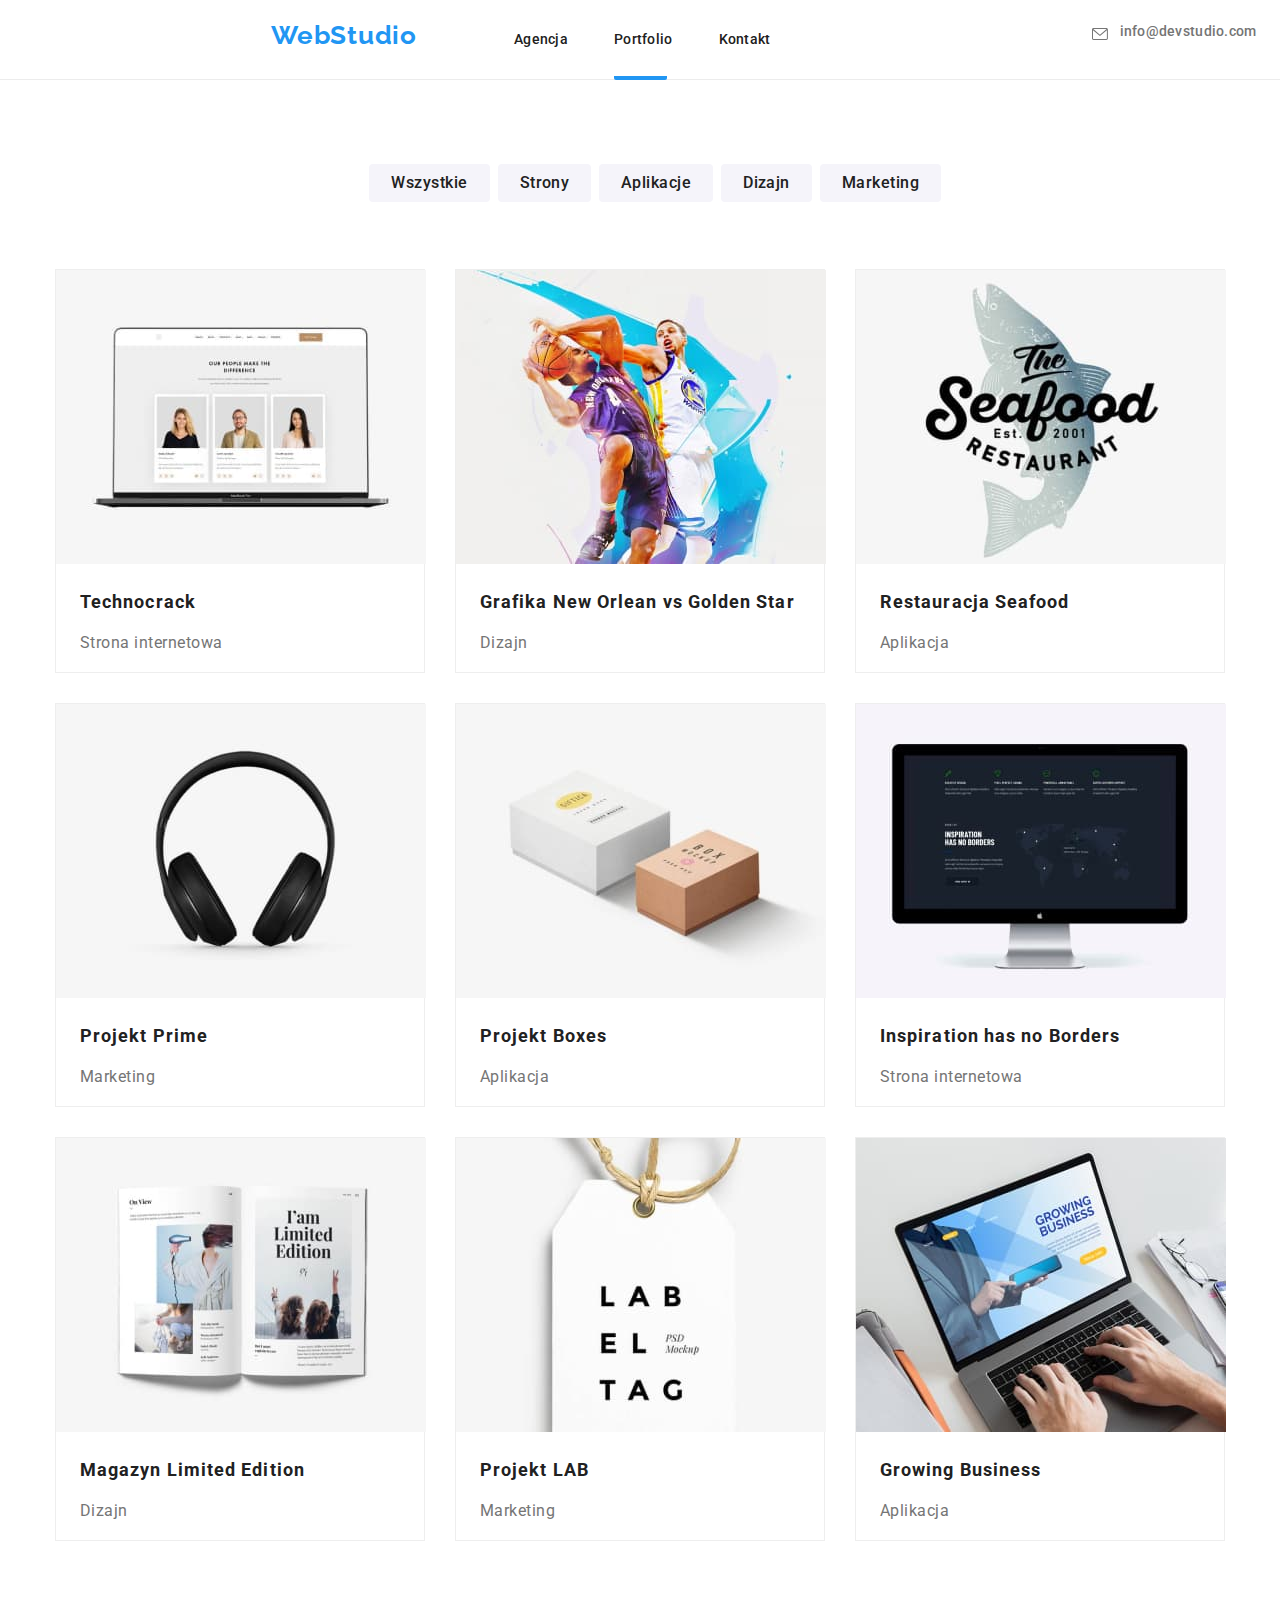
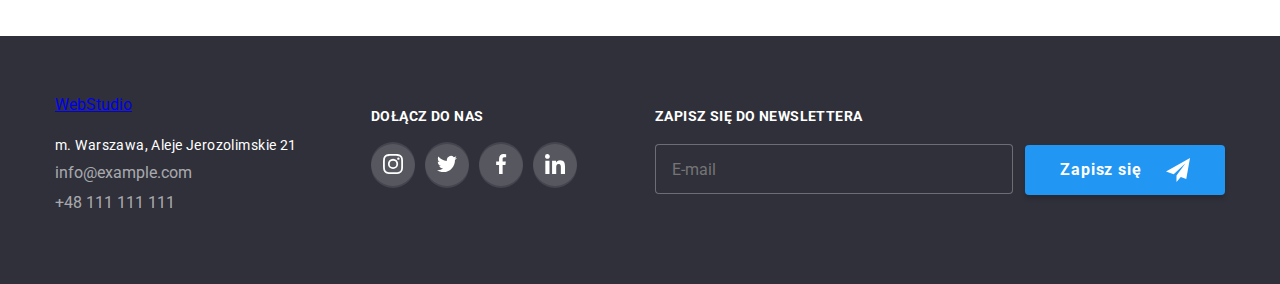
<file: portfolio.html>
<!DOCTYPE html>
<html lang="en">
  <head>
    <meta charset="UTF-8" />
    <meta http-equiv="X-UA-Compatible" content="IE=edge" />
    <meta name="viewport" content="width=device-width, initial-scale=1.0" />

    <link rel="preconnect" href="https://fonts.googleapis.com" />
    <link rel="preconnect" href="https://fonts.gstatic.com" crossorigin />
    <link
      href="https://fonts.googleapis.com/css2?family=Raleway:wght@700&family=Roboto:wght@400;500;700;900&display=swap"
      rel="stylesheet"
    />
    <link
      rel="stylesheet"
      href="https://cdnjs.cloudflare.com/ajax/libs/modern-normalize/1.0.0/modern-normalize.min.css"
    />

    <link rel="stylesheet" href="./css/style.css" />

    <title>Portfolio</title>
  </head>

  <body>
    <header class="header">
      <div class="container">
        <a href="./index.html" class="logo">
          <span class="logo__color1">Web</span
          ><span class="logo__color2">Studio</span></a
        >
        <nav class="menu_nav">
          <ul class="navigation">
            <li>
              <a
                href="./index.html"
                class="navigation__agencja"
                >Agencja</a
              >
            </li>

            <li>
              <a
                href="./portfolio.html"
                class="navigation__portfolio active__link"
                >Portfolio</a
              >
            </li>

            <li><a href="#" class="navigation__kontakt ">Kontakt</a></li>
          </ul>
        </nav>

        <ul class="contact">
           <li class=" e-mail contact__link">
              <a href="mailto:info@devstudio.com " class="contact__link icons__header ">
                <svg
                  class="icon-envelope"
                  width="20"
                  height="20"
                  viewBox="0 0 40 50"
                  x="192"
                  y="0"
                >
                  <use href="./images/icons.svg#icon-envelope"></use>
                </svg>
                         
                info@devstudio.com</a
              >
            </li>
          </ul>
          
            <li class="tel contact__link">
              <a href="tel:+48 111 111 111" class="contact__link tel icons__header">
                <svg
                  class="icon-smartphone"
                  width="20"
                  height="20"
                  viewBox="0 0 50 80"
                  x="96"
                  y="48"
                >
                  <use href="./images/icons.svg#icon-smartphone"></use>
                </svg>
              
                +48 111 111 111</a
              >
            </li>
          
        </ul>
      </div>
    </header>

    <main>
      <section class="portfolio">
        <div class="container section">
          <ul class="filters">
            <li>
              <button
                type="button"
                class="filter-1 filter__text filters__active"
              >
                Wszystkie
              </button>
            </li>
            <li>
              <button
                type="button"
                class="filter-2 filter__text filters__active"
              >
                Strony
              </button>
            </li>
            <li>
              <button
                type="button"
                class="filter-3 filter__text filters__active"
              >
                Aplikacje
              </button>
            </li>
            <li>
              <button
                type="button"
                class="filter-4 filter__text filters__active"
              >
                Dizajn
              </button>
            </li>
            <li>
              <button
                type="button"
                class="filter-5 filter__text filters__active"
              >
                Marketing
              </button>
            </li>
          </ul>

          <ul class="projects">
            <li>
              <figure class="project_box">
             <div class="box_img-with-overlay">
                <img
                  src="./images/project-1.jpg"
                  width="370"
                  height="294"
                  alt="strona internetowa"
                /> 
                <div class="box__overlay">
                <p>Technocrack jest popularną platformą wykorzystywaną do rozpowszechniania koronawirusa. 
                  Firmy wykorzystują tę platformę do celów szpiegowskich i ataków na niezabezpieczone serwery konkurencji</p></div>
                </div>
                <figcaption class="figcaption">
                  <p class="project__figcaption_title">Technocrack</p>
                  <p class="project__figcaption_text">Strona internetowa</p>
                </figcaption>
                
              </figure>
            </li>

            <li>
              <figure class="project_box">
                <div class="box_img-with-overlay">
                <img
                  src="./images/project-2.jpg"
                  width="370"
                  height="294"
                  alt="Dizajn"
                />
                 <div class="box__overlay">
                <p>Technocrack jest popularną platformą wykorzystywaną do rozpowszechniania koronawirusa. 
                  Firmy wykorzystują tę platformę do celów szpiegowskich i ataków na niezabezpieczone serwery konkurencji</p></div>
                </div>
                <figcaption class="figcaption">
                  <p class="project__figcaption_title">
                    Grafika New Orlean vs Golden Star
                  </p>
                  <p class="project__figcaption_text">Dizajn</p>
                </figcaption>
               
              </figure>
            </li>

            <li>
              <figure class="project_box">
                <div class="box_img-with-overlay">
                <img
                  src="./images/project-3.jpg"
                  width="370"
                  height="294"
                  alt="Aplikacja"
                />
                <div class="box__overlay">
                <p>Technocrack jest popularną platformą wykorzystywaną do rozpowszechniania koronawirusa. 
                  Firmy wykorzystują tę platformę do celów szpiegowskich i ataków na niezabezpieczone serwery konkurencji</p></div>
                </div>
                <figcaption class="figcaption">
                  <p class="project__figcaption_title">Restauracja Seafood</p>
                  <p class="project__figcaption_text">Aplikacja</p>
                </figcaption>
                
              </figure>
            </li>

            <li>
              <figure class="project_box">
                <div class="box_img-with-overlay">
                <img
                  src="./images/project-4.jpg"
                  width="370"
                  height="294"
                  alt="Marketing"
                />
                <div class="box__overlay">
                <p>Technocrack jest popularną platformą wykorzystywaną do rozpowszechniania koronawirusa. 
                  Firmy wykorzystują tę platformę do celów szpiegowskich i ataków na niezabezpieczone serwery konkurencji</p></div>
                </div>
                <figcaption class="figcaption">
                  <p class="project__figcaption_title">Projekt Prime</p>
                  <p class="project__figcaption_text">Marketing</p>
                </figcaption>
                
              </figure>
            </li>

            <li>
              <figure class="project_box">
                <div class="box_img-with-overlay">
                <img
                  src="./images/project-5.jpg"
                  width="370"
                  height="294"
                  alt="Aplikacja"
                />
                <div class="box__overlay">
                <p>Technocrack jest popularną platformą wykorzystywaną do rozpowszechniania koronawirusa. 
                  Firmy wykorzystują tę platformę do celów szpiegowskich i ataków na niezabezpieczone serwery konkurencji</p></div>
                </div>
                <figcaption class="figcaption">
                  <p class="project__figcaption_title">Projekt Boxes</p>
                  <p class="project__figcaption_text">Aplikacja</p>
                </figcaption>
                
              </figure>
            </li>

            <li>
              <figure class="project_box">
                <div class="box_img-with-overlay">
                <img
                  src="./images/project-6.jpg"
                  width="370"
                  height="294"
                  alt="strona internetowa"
                />
                <div class="box__overlay">
                <p>Technocrack jest popularną platformą wykorzystywaną do rozpowszechniania koronawirusa. 
                  Firmy wykorzystują tę platformę do celów szpiegowskich i ataków na niezabezpieczone serwery konkurencji</p></div>
                </div>
                <figcaption class="figcaption">
                  <p class="project__figcaption_title">
                    Inspiration has no Borders
                  </p>
                  <p class="project__figcaption_text">Strona internetowa</p>
                </figcaption>
                
              </figure>
            </li>

            <li>
              <figure class="project_box">
                <div class="box_img-with-overlay">
                <img
                  src="./images/project-7.jpg"
                  width="370"
                  height="294"
                  alt="Dizajn"
                />
                 <div class="box__overlay">
                <p>Technocrack jest popularną platformą wykorzystywaną do rozpowszechniania koronawirusa. 
                  Firmy wykorzystują tę platformę do celów szpiegowskich i ataków na niezabezpieczone serwery konkurencji</p></div>
                </div>
                <figcaption class="figcaption">
                  <p class="project__figcaption_title">
                    Magazyn Limited Edition
                  </p>
                  <p class="project__figcaption_text">Dizajn</p>
                </figcaption>
               
              </figure>
            </li>

            <li>
              <figure class="project_box">
                <div class="box_img-with-overlay">
                  <img
                  src="./images/project-8.jpg"
                  width="370"
                  height="294"
                  alt="Marketing"
                />
                <div class="box__overlay">
                <p>Technocrack jest popularną platformą wykorzystywaną do rozpowszechniania koronawirusa. 
                  Firmy wykorzystują tę platformę do celów szpiegowskich i ataków na niezabezpieczone serwery konkurencji</p></div>
                </div>
                <figcaption class="figcaption">
                  <p class="project__figcaption_title">Projekt LAB</p>
                  <p class="project__figcaption_text">Marketing</p>
                </figcaption>
                
              </figure>
            </li>

            <li>
              <figure class="project_box">
                <div class="box_img-with-overlay">
                <img
                  src="./images/project-9.jpg"
                  width="370"
                  height="294"
                  alt="Aplikacja"
                /> <div class="box__overlay">
                <p>Technocrack jest popularną platformą wykorzystywaną do rozpowszechniania koronawirusa. 
                  Firmy wykorzystują tę platformę do celów szpiegowskich i ataków na niezabezpieczone serwery konkurencji</p></div>
                </div>
                <figcaption class="figcaption">
                  <p class="project__figcaption_title">Growing Business</p>
                  <p class="project__figcaption_text">Aplikacja</p>
                </figcaption>
               
              </figure>
            </li>
          </ul>
        </div>
      </section>
    </main>

    <footer class="footer__bg">
      <div class="container__footer container">
       <div class="footer-box"> <a href="./index.html" class="footer__logo">
          <span class="logo__color1">Web</span
          ><span class="logo__color3">Studio</span>
        </a>

        <address class="adress">
          m. Warszawa, Aleje Jerozolimskie 21 <br />
        </address>
        <ul class="contact_footer">
          <li>
            <a
              href="mailto:info@example.com "
              class="footer_e-mail contact__link"
              >info@example.com</a
            >
          </li>
          <li>
            <a href="tel:+48 111 111 111 " class="footer_tel contact__link"
              >+48 111 111 111</a
            >
          </li>
        </ul>
</div>
        <div class="social__footer">
          <p class="join">Dołącz do nas</p>
          <ul>
        <div class="social__footer-box">
        <li><span class="social__footer-icon">
          <a href="https://www.instagram.com/">
                    <svg class="social__footer-icon" id="icon-instagram">
                      <use
                        href="./images/icons.svg#icon-instagram"
                        width="20"
                        height="20"
                        viewBox="0 0 32 32"
                        x="12"
                        y="12"
                      ></use>
                    </svg></a>
                  </span></li>
            <li> <span class="social__footer-icon">
                    <a href="https://twitter.com/">
                    <svg class="social__footer-icon" id="icon-twitter">
                      <use
                        href="./images/icons.svg#icon-twitter"
                        width="20"
                        height="20"
                        viewBox="0 0 32 32"
                        x="12"
                        y="12"
                      ></use>
                    </svg></a>
                  </span></li>
                 <li> <span class="social__footer-icon">
                    <a href="https://www.facebook.com/">
                    <svg class="social__footer-icon" id="icon-facebook">
                      <use
                        href="./images/icons.svg#icon-facebook"
                        width="20"
                        height="20"
                        viewBox="0 0 32 32"
                        x="12"
                        y="12"
                      ></use>
                    </svg></a>
                  </span></li>
                <li>  <span class="social__footer-icon">
                    <a href="https://pl.linkedin.com/">
                    <svg class="social__footer-icon" id="icon-linkedin">
                      <use
                        href="./images/icons.svg#icon-linkedin"
                        width="20"
                        height="20"
                        viewBox="0 0 32 32"
                        x="12"
                        y="12"
                      ></use>
                    </svg></a>
                  </span>
                </li>
                </ul>
        </div>
        
        <div class="newsletter_box">
         <p class="join"> Zapisz się do newslettera</p>
         <form name="email">
           <label for="email">
                <input class=input_email type="email" name="email" id="email" placeholder=E-mail>
           </label>
  <button class="btn_sign-in" type="submit">
    <span class="sign-in"><p class="sign-in-text"> Zapisz się</p>
    <a href="#"></a>
    <svg class="icon-icon-send" id="icon-icon-send">
      <use href="./images/icons.svg#icon-icon-send" 
      width="24"
      height="24"
      x="0"
      y="0"
      viewBox="0 0 32 32"
      ></use></svg></span>
  </button>
         </form>
        </div>
      </div>
    </footer>
    <script src="./js/modal.js"></script>
  </body>
</html>
</file>
<file: css/style.css>
:root {
  --brand-color: #2196f3;
  --text-color: #212121;
  --text2-color: #757575;
  --footer-color: rgb(253, 253, 253, 60%);
  --footer_bg-color: #2f303a;
  --main-color: #ffffff;
  --second-color: #000;
  --focus-color: ;
  --border-color: #ececec;
  --background-color: #e5e5e5;
  --filters-color: #f5f4fa;
  --border-2-color: #eeeeee;
  --fill-color: #afb1b8;
  --bg-overlay-color: rgba(33, 150, 243, 0.9);
}

body {
  font-family: "Roboto", sans-serif;
  /* "Raleway"; sans-serif; */
  font-style: normal;
  background: var(--main-color);
  color: var(--text-color);
}

.container {
  width: 1200px;
  padding: 0 15px;
  margin: 0 auto;
  display: block;
}

.section {
  padding-top: 94px;
  padding-bottom: 94px;
}

.main {
  display: block;
  height: 2017px;
}

p {
  margin-block-start: 0em;
  margin-block-end: 0em;
}

figure {
  margin-block-start: 0em;
  margin-block-end: 0em;
  margin-inline-start: 0px;
  margin-inline-end: 0px;
}

.header {
  height: 80px;
  padding-left: 20%;
  padding-right: 20%;
  padding-bottom: 25px;
  background: var(--main-color);
  border-bottom: 1px solid var(--border-color);
  display: inline-flex;
}

.menu_nav {
  display: inline-flex;
  align-items: center;
}

.logo {
  align-items: center;
  padding-right: 93px;
  font-family: "Raleway";
  font-style: normal;
  font-weight: 700;
  font-size: 26px;
  line-height: 1.19;
  letter-spacing: 0.03em;
  text-decoration: none;
  color: var(--brand-color);
}



.header__logo {
  color: var(--second-color);
}


.navigation {
  display: flex;
  gap: 46px;
  align-items: center;
  font-family: "Roboto";
  font-style: normal;
  font-weight: 500;
  font-size: 14px;
  line-height: 1.14;
  letter-spacing: 0.02em;
  height: 80px;
  position: relative;
}

.navigation a {
  display: inline-flex;
  text-decoration: none;
  color: var(--text-color);
}

.navigation__agencja {
  display: flex;
  cursor: pointer;
  transition: 250ms;
  transition-timing-function: cubic-bezier(0.4, 0, 0.2, 1);
  transition-property: color, fill;
}

.navigation__portfolio {
  display: flex;
  cursor: pointer;
  transition: 250ms;
  transition-timing-function: cubic-bezier(0.4, 0, 0.2, 1);
  transition-property: color, fill;
}

.navigation__kontakt {
  display: flex;
  gap: 50px;
  justify-content: space-between;
  color: var(--text-color);
  transition: 250ms;
  transition-timing-function: cubic-bezier(0.4, 0, 0.2, 1);
  transition-property: color, fill;
}

.navigation__agencja:hover,
.navigation__agencja:focus,
.navigation__portfolio:hover,
.navigation__portfolio:focus,
.navigation__kontakt:hover,
.navigation__kontakt:focus,
.icons__header:hover,
.icons__header:focus {
  text-decoration: none;
  color: var(--brand-color);
  fill: var(--brand-color);
  cursor: pointer;

}



.contact {
  display: inline-flex;
  padding-left: 315px;
  justify-content: center;
  align-items: center;
  font-family: "Roboto";
  font-style: normal;
  font-weight: 500;
  font-size: 14px;
  line-height: 1.14;
  letter-spacing: 0.02em;
}

.e-mail {
  display: flex;
}

.tel {
  display: inline-flex;
  text-decoration: none;
  font-family: "Roboto";
  font-style: normal;
  font-weight: 500;
  font-size: 14px;
  line-height: 1.14;
  letter-spacing: 0.02em;
  padding-left: 20px;
}

.contact a {
  text-decoration: none;
  display: flex;
}

.contact__link {
  text-decoration: none;
  color: var(--text2-color);
  fill: var(--text2-color);
  transition: 250ms;
  transition-timing-function: cubic-bezier(0.4, 0, 0.2, 1);
  transition-property: color, fill;
}

.contact__link:hover,
.contact__link:focus {
  text-decoration: none;
  color: var(--brand-color);
  fill: var(--brand-color);

}

.active__link::after {
  content: "";
  position: absolute;
  width: 53px;
  border-bottom: 4px solid var(--brand-color);
  border-top-left-radius: 2px;
  border-top-right-radius: 2px;
  border-bottom-left-radius: 2px;
  border-bottom-right-radius: 2px;
  padding-top: 44px;
  display: block;
}

ul {
  list-style-type: none;
  margin-block-start: 0em;
  margin-block-end: 0em;
  margin-inline-start: 0px;
  margin-inline-end: 0px;
  padding-inline-start: 0px;
}


.icon-envelope {
  display: flex;

  margin-right: 10px;
}

.icon-smartphone {
  display: flex;
  margin-right: 10px;
}

.h1__bg {
  max-width: 1600px;
  height: 600px;
  margin: 0 auto;
  background-size: cover;
  background-position: center;
  background-repeat: no-repeat;
  background-image: linear-gradient(0deg,
      rgba(47, 48, 58, 0.4) 0%,
      rgba(47, 48, 58, 0.4) 100%),
    url("../images/background-image.jpg");
}

.h1 {
  display: flex;
  flex-direction: column;
  justify-content: center;
  padding-top: 200px;
}

.h1__text {
  display: flex;
  justify-content: center;
  width: 696px;
  margin: 0 auto;
  font-family: "Roboto";
  font-style: normal;
  font-weight: 900;
  font-size: 44px;
  line-height: 1.5;
  text-align: center;
  letter-spacing: 0.06em;
  text-transform: uppercase;
  color: var(--main-color);
}

.order {
  display: flex;
  justify-content: center;
  width: 200px;
  height: 50px;
  margin: 0 auto;
  margin-top: 40px;
  font-family: "Roboto";
  font-weight: 700;
  font-size: 16px;
  line-height: 1.87;
  align-items: center;
  text-align: center;
  letter-spacing: 0.06em;
  background-color: var(--brand-color);
  color: var(--main-color);
  box-shadow: 0px 4px 4px rgba(0, 0, 0, 0.15);
  border-radius: 4px;
  border: none;
  cursor: pointer;
}

.backdrop {
  background: rgba(0, 0, 0, 0.2);
  width: 100%;
  height: 100%;
  top: 0;
  left: 0;
  position: fixed;
  z-index: 1;
  transform: scale(1);
  transition: opacity 250ms linear,
    visibility 250ms cubic-bezier(0.4, 0, 0.2, 1);
  transition-property: opacity, visibility, transform;
  visibility: visible;
  opacity: 1;
}

.modal__window {
  position: absolute;
  width: 528px;
  height: 581px;
  top: 50%;
  left: 50%;
  transform: translate(-50%, -50%);
  transition: transform 250ms cubic-bezier(0.4, 0, 0.2, 1);
  transition-property: transform, box-shadow;
  background: var(--main-color);
  box-shadow: 0px 1px 3px rgba(0, 0, 0, 0.12), 0px 1px 1px rgba(0, 0, 0, 0.14), 0px 2px 1px rgba(0, 0, 0, 0.2);
  border-radius: 4px;
}

.btn_close {
  position: absolute;
  right: 8px;
  top: 8px;
  display: inline-flex;
  justify-content: center;
  align-items: center;
  width: 30px;
  height: 30px;
  border-radius: 50%;
  border: 1px solid rgba(0, 0, 0, 0.1);
  background-color: var(--main-color);
  cursor: pointer;
  transition: transform 250ms cubic-bezier(0.4, 0, 0.2, 1);
  transition-property: transform, color, border;
}

.modal__text {
  font-weight: 700;
  font-size: 20px;
  line-height: 23px;
  text-align: center;
  letter-spacing: 0.03em;
  color: var(--text-color);
  margin-top: 40px;
  margin-left: 40px;
  margin-right: 40px;
  margin-bottom: 12px;
}

.form {
  margin-left: 40px;
  margin-right: 40px;

}

.form___label {
  width: 448px;
  height: 58px;
  margin-bottom: 10px;
  display: flex;
}

.label__name {
  font-weight: 400;
  font-size: 12px;
  line-height: 14px;
  letter-spacing: 0.01em;
  color: var(--text2-color);
  padding-bottom: 4px;
}

.input {
  width: 448px;
  height: 40px;
  border-radius: 4px;
  border: 1px solid rgba(33, 33, 33, 0.2);
  display: flex;
}


.label__input-box {
  display: block;
  padding: 0 0 0 30px;
  margin: 3px 0 10px 0;
  height: 40px;
  width: 448px;
  border-radius: 4px;
  border: 1px solid rgba(33, 33, 33, 0.2);
  fill: var(--second-color);
  background-color: var(--main-color);
  outline: none;
  transition: transform 250ms cubic-bezier(0.4, 0, 0.2, 1);
  transition-property: transform, background-color, fill, border;

}

.label__input-box:focus,
.label__input-box:hover {
  border: 1px solid var(--brand-color);
  fill: var(--brand-color);
  background-color: var(--main-color);
  cursor: pointer;
}

.label__input-box:focus-within+svg,
.label__input-box:hover+svg {
  fill: var(--brand-color);
  background-color: var(--main-color);
  cursor: pointer;
}

.icon-person-black {
  position: absolute;
  top: 30px;
  left: 15px;
  width: 12px;
  height: 12px;
  fill: var(--text-color);

}

.icon-phone-black {
  position: absolute;
  width: 13px;
  height: 13px;
  fill: var(--text-color);
  top: 30px;
  left: 15px;

}

.icon-email-black {
  position: absolute;
  width: 15px;
  height: 12px;
  fill: var(--text-color);
  top: 30px;
  left: 15px;
}

.input-comment {
  width: 448px;
  height: 120px;
  padding: 12px 16px;
  border-radius: 4px;
  border: 1px solid rgba(33, 33, 33, 0.2);
  display: flex;
  font-weight: 400;
  font-size: 12px;
  line-height: 14px;
  letter-spacing: 0.01em;
  color: rgba(117, 117, 117, 0.5);
  resize: none;
  outline: none;
  transition: transform 250ms cubic-bezier(0.4, 0, 0.2, 1);
  transition-property: transform, color, border;
  margin-bottom: 10px;
  margin-top: 4px;
}

.input-comment:hover,
.input-comment:focus {
  border: 1px solid var(--brand-color);
  color: var(--text-color);
}

.comment {
  width: 448px;
  height: 138px;
  resize: none;
  outline: none;

}

Input {
  appearance: none;
  -webkit-appearance: none;
}

Label {
  position: relative;
}

.icon-Vector {
  Display: flex;
  position: absolute;
  width: 16px;
  height: 15px;
  fill: var(--main-color);
  top: 3px;

}

.vector-box::before {
  Display: block;
  content: "";
  Position: absolute;
  width: 16px;
  height: 15px;
  border-radius: 2px;
  border: 1px solid var(--text-color);
  margin-right: 7px;
  margin-top: 3px;
  transition: transform 250ms cubic-bezier(0.4, 0, 0.2, 1);
  transition-property: transform, background-color, fill;
  cursor: pointer;
}

input:focus+svg {
  Background-color: var(--brand-color);
  fill: var(--main-color);
  cursor: pointer;
}

Input:checked+svg {

  Background-color: var(--brand-color);
  fill: var(--main-color);
  cursor: pointer;
}

.agreement {
  display: flex;
  margin-left: 14px;
  margin-top: 25px;
  position: relative;
  cursor: pointer;
}

.agreement-text {
  display: flex;
  position: absolute;
  font-weight: 400;
  font-size: 14px;
  line-height: 24px;
  letter-spacing: 0.03em;
  color: var(--text2-color);
  margin-left: 25px;

}

.agreement-text a {
  color: var(--brand-color);
  padding-left: 5px;
  padding-right: 5px;
}

.btn_submit {
  width: 200px;
  height: 50px;
  font-weight: 700;
  font-size: 16px;
  line-height: 30px;
  display: flex;
  align-items: center;
  text-align: center;
  justify-content: center;
  letter-spacing: 0.06em;
  color: var(--main-color);
  background-color: var(--brand-color);
  box-shadow: 0px 4px 4px rgba(0, 0, 0, 0.15);
  border-radius: 4px;
  border: none;
  margin-left: 135px;
  margin-right: 164px;
  margin-top: 30px;
  transition: 250ms;
  transition: transform 250ms cubic-bezier(0.4, 0, 0.2, 1);
  transition-property: transform, color, border;
  cursor: pointer;
}

.btn_close:hover,
.btn_close:focus {
  border: 1px solid var(--brand-color);
  color: var(--brand-color);
}

.is-hidden {
  visibility: hidden;
  opacity: 0;
  pointer-events: none;

}


.features__list {
  display: flex;
  flex-direction: row;
  margin: 0 auto;
  gap: 30px;
}

.features__box {
  width: 270px;
  height: 120px;
  background: var(--filters-color);
  border-radius: 4px;
  margin-bottom: 30px;
}

.features__box__icon-antenna {
  margin: 25px 100px;
}

.features__box__icon-clock {
  margin: 25px 101px;
}

.features__box__icon-diagram {
  margin: 33px 100px;
}

.features__box__icon-astronaut {
  margin: 25px 100px;
}

.features__header {
  font-style: normal;
  font-weight: 700;
  font-size: 14px;
  line-height: 1.14;
  letter-spacing: 0.03em;
  text-transform: uppercase;
  color: var(--text-color);
}

.features__text {
  width: 270px;
  font-style: normal;
  font-weight: 400;
  font-size: 14px;
  line-height: 1.71;
  letter-spacing: 0.03em;
  color: var(--text2-color);
}

.our-work {
  background-color: var(--main-color);
  padding-top: 0;
}

.our-work__header {
  display: flex;
  justify-content: space-evenly;
  width: 1200px;
  font-weight: 700;
  font-size: 36px;
  line-height: 1.17;
  text-align: center;
  letter-spacing: 0.03em;
  color: var(--text-color);
  gap: 50px;
}

.our-work__list {
  display: flex;
  flex-direction: row;
}

.our-work__list__item {
  width: 370px;
  margin-right: 30px;
  position: relative;
}

.label__our-work {
  width: 370px;
  background-color: rgba(47, 48, 58, 0.8);
  color: var(--main-color);
  position: relative;
  justify-content: center;
  font-weight: 700;
  font-size: 14px;
  line-height: 16px;
  text-align: center;
  letter-spacing: 0.03em;
  text-transform: uppercase;
  bottom: 48px;

}

.label_position-1 {
  padding: 27px 90px;
}

.label_position-2 {
  padding: 27px 112.9px;
}

.label_position-3 {
  padding: 27px 94px;
}

.our-team {
  display: block;
  padding-left: 200px;
  padding-right: 200px;
  background: var(--filters-color);
}

.our__team_header {
  display: flex;
  justify-content: space-evenly;
  margin: 0 495px 50px;
  width: 210px;
  font-weight: 700;
  font-size: 36px;
  line-height: 1.17;
  text-align: center;
  color: var(--text-color);
}

.our__team_box {
  margin-inline-start: 0px;
  margin-inline-end: 0px;
  margin-right: 30px;
  width: 270px;
  background-color: var(--main-color);
  box-shadow: 0px 1px 3px rgba(0, 0, 0, 0.12), 0px 1px 1px rgba(0, 0, 0, 0.14),
    0px 2px 1px rgba(0, 0, 0, 0.2);
  border-radius: 0px 0px 4px 4px;
}

.our__team-list {
  padding: 0;
  display: flex;
  flex-direction: row;
}

.our__team-figcaption {
  display: inline-block;
  width: 270px;
}

.our__team_name-text {
  display: flex;
  margin: 30px auto 10px;
  width: 72px;
  font-weight: 500;
  font-size: 16px;
  line-height: 1.19;
  text-align: center;
  letter-spacing: 0.03em;
  color: var (--text-color);
}

.our__team_position-text {
  display: flex;
  margin: 10px auto 16px;
  font-weight: 400;
  font-size: 16px;
  line-height: 1.19;
  text-align: center;
  /* letter-spacing: 0.03em; */
  color: var(--text2-color);
}

.our__team_text-1 {
  width: 130px;
}

.our__team_text-2 {
  width: 147px;
}

.our__team_text-3 {
  width: 76px;
}

.our__team_text-4 {
  width: 87px;
}

.social__media-box {
  display: flex;
  justify-content: center;
  align-items: center;
  width: 206px;
  gap: 10px;
  margin: 0px 32px 18px;
}

.social__media-icon {
  display: inline-flex;
  justify-content: center;
  align-items: center;
  width: 44px;
  height: 44px;
  gap: 10px;
  border-radius: 50%;
  background-size: contain;
  background-position: center;
  background-repeat: no-repeat;
  background-color: var(--main-color);
  fill: var(--fill-color);
  transition: transform 250ms cubic-bezier(0.4, 0, 0.2, 1);
  transition-property: transform, background-color, fill;

}

.social__media-icon a {
  display: inline-flex;
  justify-content: center;
  align-items: center;
  width: 44px;
  height: 44px;
  gap: 10px;
  border-radius: 50%;
  background-size: contain;
  background-position: center;
  background-repeat: no-repeat;
  background-color: var(--main-color);
  fill: var(--fill-color);
}

.social__media-icon:hover svg {
  border-radius: 50%;
  background-size: contain;
  background-position: center;
  background-repeat: no-repeat;
  background-color: var(--brand-color);
  fill: var(--main-color);

}

.social__media-icon:focus-within svg {
  border-radius: 50%;
  background-size: contain;
  background-position: center;
  background-repeat: no-repeat;
  background-color: var(--brand-color);
  fill: var(--main-color);
  transition: 0.3s;
}

.our__clients-header {
  display: flex;
  justify-content: space-evenly;
  margin: 0 auto 50px auto;
  width: 201px;
  font-weight: 700;
  font-size: 36px;
  line-height: 1.17;
  text-align: center;
  letter-spacing: 0.03em;
  color: var(--text-color);
}

.our__clients-list {
  padding: 0;
  display: flex;
  flex-direction: row;
  gap: 30px;
}

.client_box {
  width: 170px;
  height: 92px;
  border: 1px solid var(--fill-color);
  border-radius: 4px;
  background-color: var(--main-color);
  fill: var(--fill-color);
  gap: 30px;
  transition: 250ms;
  transition-timing-function: cubic-bezier(0.4, 0, 0.2, 1);
  transition-property: fill, background-color, transition;
}

.client_box:hover,
.client_box:focus-within {
  border-radius: 4px;
  border-color: var(--brand-color);
  border-style: solid;
  background-color: var(--main-color);
  fill: var(--brand-color);
  cursor: pointer;

}

.icon-group-1 {
  margin: 24px 64px 20.5px;
}

.icon-group-2 {
  margin: 20.71px 64px 19.29px;
}

.icon-group-3 {
  margin: 24.7px 61.68px 26.12px;
}

.icon-group-4 {
  margin: 24.7px 43px 26.68px;
}

.icon-group-5 {
  margin: 22.77px 54px 23.8px;
}

.icon-group-6 {
  margin: 22.77px 38px 25.31px;
}

.container__footer {
  display: flex;
  padding-top: 60px;
  padding-bottom: 60px;
}

.footer__logo {
  width: 145px;
  height: 31px;
}

.footer__logo--color {
  color: var(--main-color);
}

.adress {
  display: block;
  margin-top: 20px;
  font-style: normal;
  font-weight: 400;
  font-size: 14px;
  line-height: 1.71;
  letter-spacing: 0.03em;
  color: var(--main-color);
  width: 246px;
  height: 21px;
}

.footer-box {
  display: block;
  width: 246px;
  margin-right: 70px;
}

.contact_footer {
  display: block;
  padding-inline-start: 0px;
  margin: 9px 0;
}

.footer_e-mail {
  display: flex;
  display: block;
  font-weight: 400;
  width: 231px;
  height: 21px;
  text-decoration: none;
  color: var(--footer-color);
}

.footer_tel {
  display: flex;
  font-weight: 400;
  width: 231px;
  height: 21px;
  margin-top: 9px;
  text-decoration: none;
  color: var(--footer-color);
}

.footer__bg {
  display: block;

  background: var(--footer_bg-color);
}

.social__footer {
  display: block;
  padding-top: 12px;
  width: 206px;
  height: 80px;
}

.join {
  font-family: "Roboto";
  font-style: normal;
  font-weight: 700;
  font-size: 14px;
  line-height: 16px;
  letter-spacing: 0.03em;
  text-transform: uppercase;
  color: var(--main-color);
  margin-bottom: 20px;
}

.social__footer-box {
  display: flex;
  flex-direction: row;
  height: 44px;
  gap: 10px;
}

.social__footer-icon {
  display: inline-flex;
  justify-content: center;
  align-items: center;
  width: 44px;
  height: 44px;
  gap: 10px;
  border-radius: 50%;
  background-size: contain;
  background-position: center;
  background-repeat: no-repeat;
  background-color: rgba(255, 255, 255, 0.1);
  fill: var(--main-color);
  transition: 250ms;
  transition-timing-function: cubic-bezier(0.4, 0, 0.2, 1);
  transition-property: fill, background-color;
}

.social__footer-icon:hover svg,
.social__footer-icon:focus-within svg {
  border-radius: 50%;
  background-size: contain;
  background-position: center;
  background-repeat: no-repeat;
  background-color: var(--brand-color);
  fill: var(--main-color);

  cursor: pointer;
}

.newsletter_box {
  display: inline;
  width: 570px;
  height: 86px;
  margin-left: 78px;
  padding-top: 12px;
}

.input_email {
  display: inline;
  width: 358px;
  height: 50px;
  border-radius: 4px;
  border: 1px solid rgba(255, 255, 255, 0.3);
  background-color: var(--footer_bg-color);
  padding-left: 16px;
  padding-top: 15px;
  padding-bottom: 15px;
  color: rgba(255, 255, 255, 0.6);
  outline: none;
  transition: transform 250ms cubic-bezier(0.4, 0, 0.2, 1);
  transition-property: transform, border;
  margin-right: 8px;
}

.input_email:hover,
.input_email:focus {
  border: 1px solid var(--brand-color);
}


.btn_sign-in {
  width: 200px;
  height: 50px;
  background-color: var(--brand-color);
  box-shadow: 0px 4px 4px rgba(0, 0, 0, 0.15);
  border-radius: 4px;
  border: none;
  display: inline-flex;
  text-align: center;
  justify-content: center;
  color: var(--main-color);
  fill: var(--main-color);
  gap: 10px;
  align-items: center;
  font-weight: 700;
  font-size: 16px;
  line-height: 30px;
  letter-spacing: 0.06em;
}

.sign-in {
  display: flex;
  flex-direction: row;
}

.sign-in-text {
  padding-top: 10px;
  padding-bottom: 10px;
  padding-right: 24px;
}

.icon-icon-send {
  display: flex;
  width: 24px;
  height: 24px;
  fill: var(--main-color);
  margin-top: 13px;
}

/* ----------------------------------------------STRONA PORTFOLIO-------------------------------------------------------------- */
/* ---------------------------------------------------------------------------------------------------------------------------- */
.portfolio {
  margin: 0 auto;
}

.filters {
  margin: 0 auto 34px;
  /* padding-top: 94px; */
  padding-bottom: 50px;
  align-items: center;
  justify-content: center;
  padding-inline-start: 0px;
  width: 1200px;
  height: 54px;
  flex-direction: row;
  gap: 8px;
  display: inline-flex;
  transition: 250ms;
  transition-timing-function: cubic-bezier(0.4, 0, 0.2, 1);
  transition-property: transition, background-color, color, box-shadow;
}

.filters__active {
  transition: transform 250ms cubic-bezier(0.4, 0, 0.2, 1);
  transition-property: transform, background-color, color, box-shadow;
}

.filters__active:hover,
.filters__active:focus {
  background-color: var(--brand-color);
  color: var(--main-color);
  box-shadow: 0px 3px 1px rgba(0, 0, 0, 0.1), 0px 1px 2px rgba(0, 0, 0, 0.08),
    0px 2px 2px rgba(0, 0, 0, 0.12);
  cursor: pointer;

}

.filter-1 {
  width: 121px;
  height: 38px;
  background: var(--filters-color);
  /* shadow-middle */
  border: none;
  border-radius: 4px;
  cursor: pointer;
}

.filter__text {
  font-family: "Roboto";
  font-style: normal;
  font-weight: 500;
  font-size: 16px;
  line-height: 1.63;
  text-align: center;
  letter-spacing: 0.03em;
  color: var(--text-color);
}

.filter-2 {
  width: 93px;
  height: 38px;
  background: var(--filters-color);
  border-radius: 4px;
  cursor: pointer;
  border: none;
}

.filter-3 {
  width: 114px;
  height: 38px;

  background: var(--filters-color);
  border-radius: 4px;
  cursor: pointer;
  border: none;
}

.filter-4 {
  width: 91px;
  height: 38px;
  background: var(--filters-color);
  border-radius: 4px;
  cursor: pointer;
  border: none;
}

.filter-5 {
  width: 121px;
  height: 38px;
  background: var(--filters-color);
  border-radius: 4px;
  cursor: pointer;
  border: none;
}

.projects {
  box-sizing: var(--main-color);
  border-bottom: 1px solid var(--main-color);
  display: flex;
  flex-wrap: wrap;
  flex-direction: row;
  padding-inline-start: 0px;
  margin-block-start: 0em;
  margin-block-end: 0em;
  border-color: var(--main-color);
  gap: 30px;

}

.project_box {
  padding: 0;
  width: 370px;
  height: 404px;
  border: 1px solid var(--border-2-color);
  transition: 250ms transform cubic-bezier(0.4, 0, 0.2, 1);
  transition-property: transition, box-shadow;
}

.project_box:hover,
.project_box:focus {
  box-shadow: 0px 1px 1px rgba(0, 0, 0, 0.12), 0px 4px 4px rgba(0, 0, 0, 0.06),
    1px 4px 6px rgba(0, 0, 0, 0.16);
  cursor: pointer;

}

.box_img-with-overlay {
  position: relative;
  overflow: hidden;
  width: 370px;
  height: 294px;

}

.box__overlay {
  position: absolute;
  width: 100%;
  height: 100%;
  top: 0%;
  left: 0%;
  display: flex;
  transform: translate(0, 100%);
  transition: 250ms transform cubic-bezier(0.4, 0, 0.2, 1);
  transition-property: transform, background-color, color;
  background-color: var(--bg-overlay-color);
}

.box__overlay>p {
  color: var(--main-color);
  font-weight: 400;
  font-size: 18px;
  line-height: 28px;
  letter-spacing: 0.03em;
  padding: 49px 45px 49px 24px;

}

.project_box:hover .box__overlay {
  display: flex;
  position: absolute;
  transform: translate(0, 0);

}

.figcaption {
  display: block;
  width: 370px;
}

.project__figcaption_title {
  display: flex;
  padding: 20px 24px 4px;
  font-weight: 700;
  font-size: 18px;
  line-height: 2;
  /* identical to box height, or 200% */
  letter-spacing: 0.06em;
  color: var(--text-color);
}

.project__figcaption_text {
  display: flex;
  padding: 4px 24px 20px;
  font-weight: 400;
  font-size: 16px;
  line-height: 1.88;
  letter-spacing: 0.03em;
  color: var(--text2-color);
}
</file>
